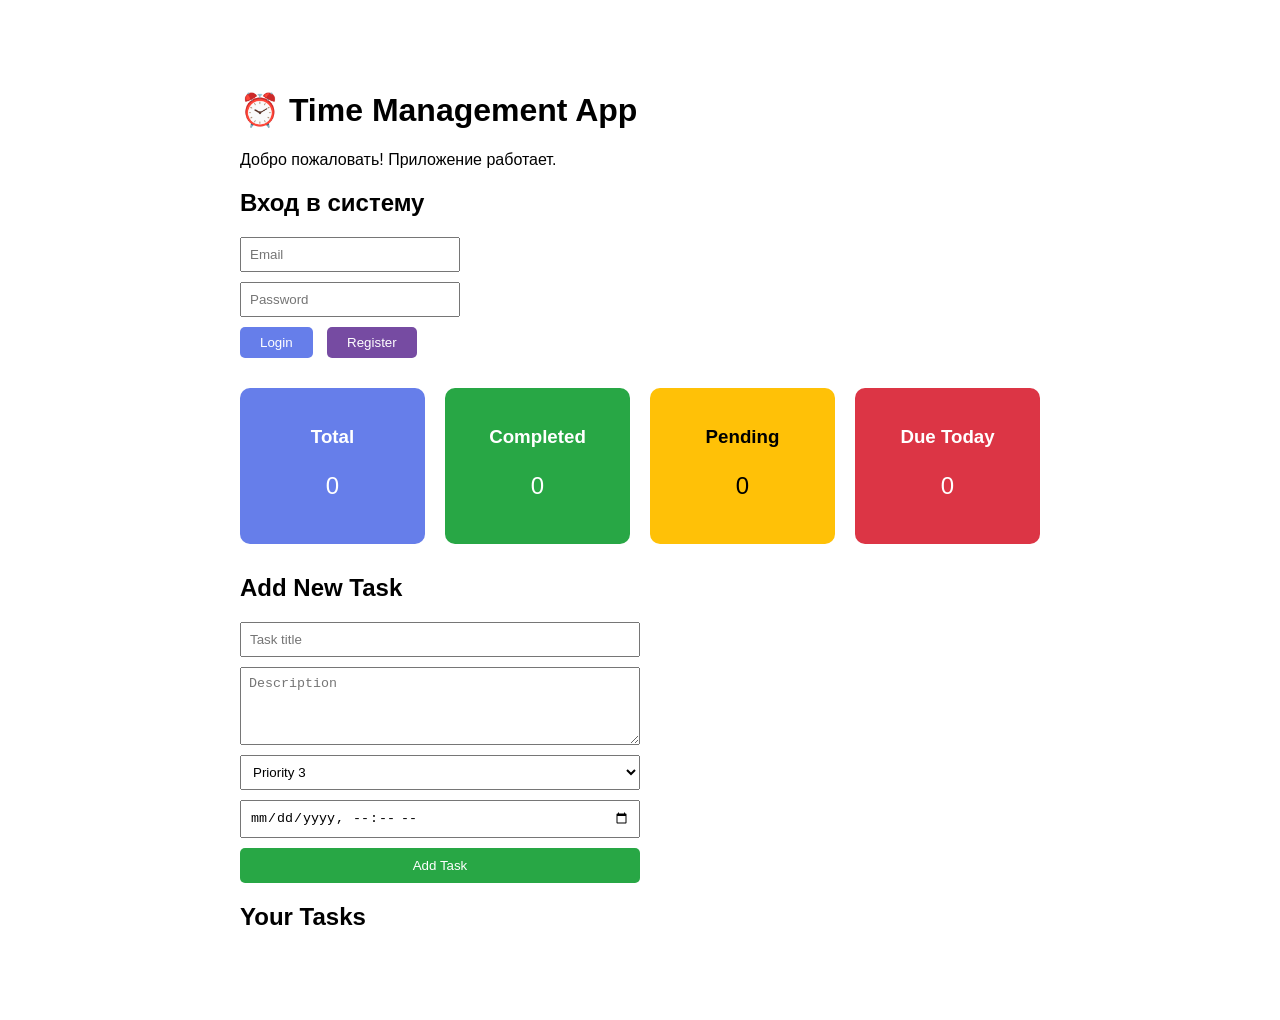
<file: students/k3340/Norkina_Yaroslava/Lr2/time-management-app/app/templates/index.html>
<!DOCTYPE html>
<html lang="en">
<head>
    <meta charset="UTF-8">
    <meta name="viewport" content="width=device-width, initial-scale=1.0">
    <title>Time Management App</title>
</head>
<body>
    <div style="max-width: 800px; margin: 50px auto; padding: 20px; font-family: Arial;">
        <h1>⏰ Time Management App</h1>
        <p>Добро пожаловать! Приложение работает.</p>
        
        <div id="auth-section">
            <h2>Вход в систему</h2>
            <input type="email" id="login-email" placeholder="Email" style="display:block; margin:10px 0; padding:8px; width:200px;">
            <input type="password" id="login-password" placeholder="Password" style="display:block; margin:10px 0; padding:8px; width:200px;">
            <button onclick="login()" style="padding:8px 20px; background:#667eea; color:white; border:none; border-radius:5px; cursor:pointer;">Login</button>
            <button onclick="showRegister()" style="padding:8px 20px; background:#764ba2; color:white; border:none; border-radius:5px; cursor:pointer; margin-left:10px;">Register</button>
        </div>

        <div id="register-form" style="display:none;">
            <h2>Регистрация</h2>
            <input type="text" id="reg-username" placeholder="Username" style="display:block; margin:10px 0; padding:8px; width:200px;">
            <input type="email" id="reg-email" placeholder="Email" style="display:block; margin:10px 0; padding:8px; width:200px;">
            <input type="password" id="reg-password" placeholder="Password" style="display:block; margin:10px 0; padding:8px; width:200px;">
            <button onclick="register()" style="padding:8px 20px; background:#28a745; color:white; border:none; border-radius:5px; cursor:pointer;">Register</button>
            <button onclick="showLogin()" style="padding:8px 20px; background:#6c757d; color:white; border:none; border-radius:5px; cursor:pointer; margin-left:10px;">Back</button>
        </div>

        <div id="user-info" style="display:none;">
            <p>Вы вошли как: <span id="username-display"></span></p>
            <button onclick="logout()" style="padding:8px 20px; background:#dc3545; color:white; border:none; border-radius:5px; cursor:pointer;">Logout</button>
        </div>

        <div id="stats-section" style="display:grid; grid-template-columns:repeat(4,1fr); gap:20px; margin:30px 0;">
            <div style="background:#667eea; color:white; padding:20px; border-radius:10px; text-align:center;">
                <h3>Total</h3>
                <p id="total-tasks" style="font-size:24px;">0</p>
            </div>
            <div style="background:#28a745; color:white; padding:20px; border-radius:10px; text-align:center;">
                <h3>Completed</h3>
                <p id="completed-tasks" style="font-size:24px;">0</p>
            </div>
            <div style="background:#ffc107; color:black; padding:20px; border-radius:10px; text-align:center;">
                <h3>Pending</h3>
                <p id="pending-tasks" style="font-size:24px;">0</p>
            </div>
            <div style="background:#dc3545; color:white; padding:20px; border-radius:10px; text-align:center;">
                <h3>Due Today</h3>
                <p id="due-today" style="font-size:24px;">0</p>
            </div>
        </div>

        <div id="task-section">
            <h2>Add New Task</h2>
            <form id="task-form" style="display:grid; gap:10px; max-width:400px;">
                <input type="text" id="task-title" placeholder="Task title" required style="padding:8px;">
                <textarea id="task-description" placeholder="Description" style="padding:8px; min-height:60px;"></textarea>
                <select id="task-priority" style="padding:8px;">
                    <option value="1">Priority 1 (Low)</option>
                    <option value="2">Priority 2</option>
                    <option value="3" selected>Priority 3</option>
                    <option value="4">Priority 4</option>
                    <option value="5">Priority 5 (High)</option>
                </select>
                <input type="datetime-local" id="task-due-date" style="padding:8px;">
                <button type="submit" style="padding:10px; background:#28a745; color:white; border:none; border-radius:5px; cursor:pointer;">Add Task</button>
            </form>
        </div>

        <div id="tasks-list">
            <h2>Your Tasks</h2>
            <div id="tasks-container"></div>
        </div>
    </div>

    <script>
        let token = localStorage.getItem('token');
        
        if (token) {
            document.getElementById('auth-section').style.display = 'none';
            document.getElementById('user-info').style.display = 'block';
            loadTasks();
            loadStats();
        }

        async function login() {
            const email = document.getElementById('login-email').value;
            const password = document.getElementById('login-password').value;
            
            const formData = new FormData();
            formData.append('username', email);
            formData.append('password', password);
            
            try {
                const response = await fetch('/auth/login', {
                    method: 'POST',
                    body: formData
                });
                
                if (response.ok) {
                    const data = await response.json();
                    token = data.access_token;
                    localStorage.setItem('token', token);
                    document.getElementById('auth-section').style.display = 'none';
                    document.getElementById('user-info').style.display = 'block';
                    loadTasks();
                    loadStats();
                    alert('Login successful!');
                } else {
                    alert('Login failed');
                }
            } catch (error) {
                alert('Error: ' + error.message);
            }
        }

        async function register() {
            const username = document.getElementById('reg-username').value;
            const email = document.getElementById('reg-email').value;
            const password = document.getElementById('reg-password').value;
            
            try {
                const response = await fetch('/auth/register', {
                    method: 'POST',
                    headers: {'Content-Type': 'application/json'},
                    body: JSON.stringify({ username, email, password })
                });
                
                if (response.ok) {
                    alert('Registration successful! Please login.');
                    showLogin();
                } else {
                    const error = await response.json();
                    alert('Registration failed: ' + error.detail);
                }
            } catch (error) {
                alert('Error: ' + error.message);
            }
        }

        function showRegister() {
            document.getElementById('auth-section').style.display = 'none';
            document.getElementById('register-form').style.display = 'block';
        }

        function showLogin() {
            document.getElementById('register-form').style.display = 'none';
            document.getElementById('auth-section').style.display = 'block';
        }

        function logout() {
            localStorage.removeItem('token');
            token = null;
            document.getElementById('user-info').style.display = 'none';
            document.getElementById('auth-section').style.display = 'block';
            document.getElementById('tasks-container').innerHTML = '';
        }

        async function loadTasks() {
            try {
                const response = await fetch('/tasks/', {
                    headers: {'Authorization': `Bearer ${token}`}
                });
                
                if (response.ok) {
                    const tasks = await response.json();
                    displayTasks(tasks);
                } else if (response.status === 401) {
                    logout();
                }
            } catch (error) {
                console.error('Error loading tasks:', error);
            }
        }

        async function loadStats() {
            try {
                const response = await fetch('/tasks/stats', {
                    headers: {'Authorization': `Bearer ${token}`}
                });
                
                if (response.ok) {
                    const stats = await response.json();
                    document.getElementById('total-tasks').textContent = stats.total;
                    document.getElementById('completed-tasks').textContent = stats.completed;
                    document.getElementById('pending-tasks').textContent = stats.pending;
                    document.getElementById('due-today').textContent = stats.due_today;
                }
            } catch (error) {
                console.error('Error loading stats:', error);
            }
        }

        function displayTasks(tasks) {
            const container = document.getElementById('tasks-container');
            container.innerHTML = '';
            
            tasks.forEach(task => {
                const taskElement = document.createElement('div');
                taskElement.style.cssText = 'background:#f8f9fa; padding:15px; margin:10px 0; border-radius:10px; border-left:5px solid ' + 
                    (task.status === 'completed' ? '#28a745' : '#667eea') + ';';
                
                taskElement.innerHTML = `
                    <div>
                        <h3>${task.title}</h3>
                        <p>${task.description || 'No description'}</p>
                        <small>Priority: ${task.priority} | Status: ${task.status}</small>
                        ${task.time_spent > 0 ? `<small> | Time: ${task.time_spent.toFixed(1)}h</small>` : ''}
                    </div>
                    <div>
                        ${task.status !== 'completed' ? 
                            `<button onclick="completeTask(${task.id})" style="padding:5px 15px; background:#28a745; color:white; border:none; border-radius:5px; cursor:pointer;">Complete</button>` : 
                            ''}
                        <button onclick="deleteTask(${task.id})" style="padding:5px 15px; background:#dc3545; color:white; border:none; border-radius:5px; cursor:pointer;">Delete</button>
                    </div>
                `;
                container.appendChild(taskElement);
            });
        }

        document.getElementById('task-form').addEventListener('submit', async function(e) {
            e.preventDefault();
            
            const title = document.getElementById('task-title').value;
            const description = document.getElementById('task-description').value;
            const priority = parseInt(document.getElementById('task-priority').value);
            const due_date = document.getElementById('task-due-date').value;
            
            try {
                const response = await fetch('/tasks/', {
                    method: 'POST',
                    headers: {
                        'Content-Type': 'application/json',
                        'Authorization': `Bearer ${token}`
                    },
                    body: JSON.stringify({ title, description, priority, due_date: due_date || null })
                });
                
                if (response.ok) {
                    this.reset();
                    loadTasks();
                    loadStats();
                } else {
                    alert('Failed to add task');
                }
            } catch (error) {
                alert('Error: ' + error.message);
            }
        });

        async function completeTask(taskId) {
            try {
                const response = await fetch(`/tasks/${taskId}`, {
                    method: 'PUT',
                    headers: {
                        'Content-Type': 'application/json',
                        'Authorization': `Bearer ${token}`
                    },
                    body: JSON.stringify({ status: 'completed' })
                });
                
                if (response.ok) {
                    loadTasks();
                    loadStats();
                }
            } catch (error) {
                console.error('Error:', error);
            }
        }

        async function deleteTask(taskId) {
            if (!confirm('Delete this task?')) return;
            
            try {
                const response = await fetch(`/tasks/${taskId}`, {
                    method: 'DELETE',
                    headers: {'Authorization': `Bearer ${token}`}
                });
                
                if (response.ok) {
                    loadTasks();
                    loadStats();
                }
            } catch (error) {
                console.error('Error:', error);
            }
        }
    </script>
</body>
</html>
</file>
